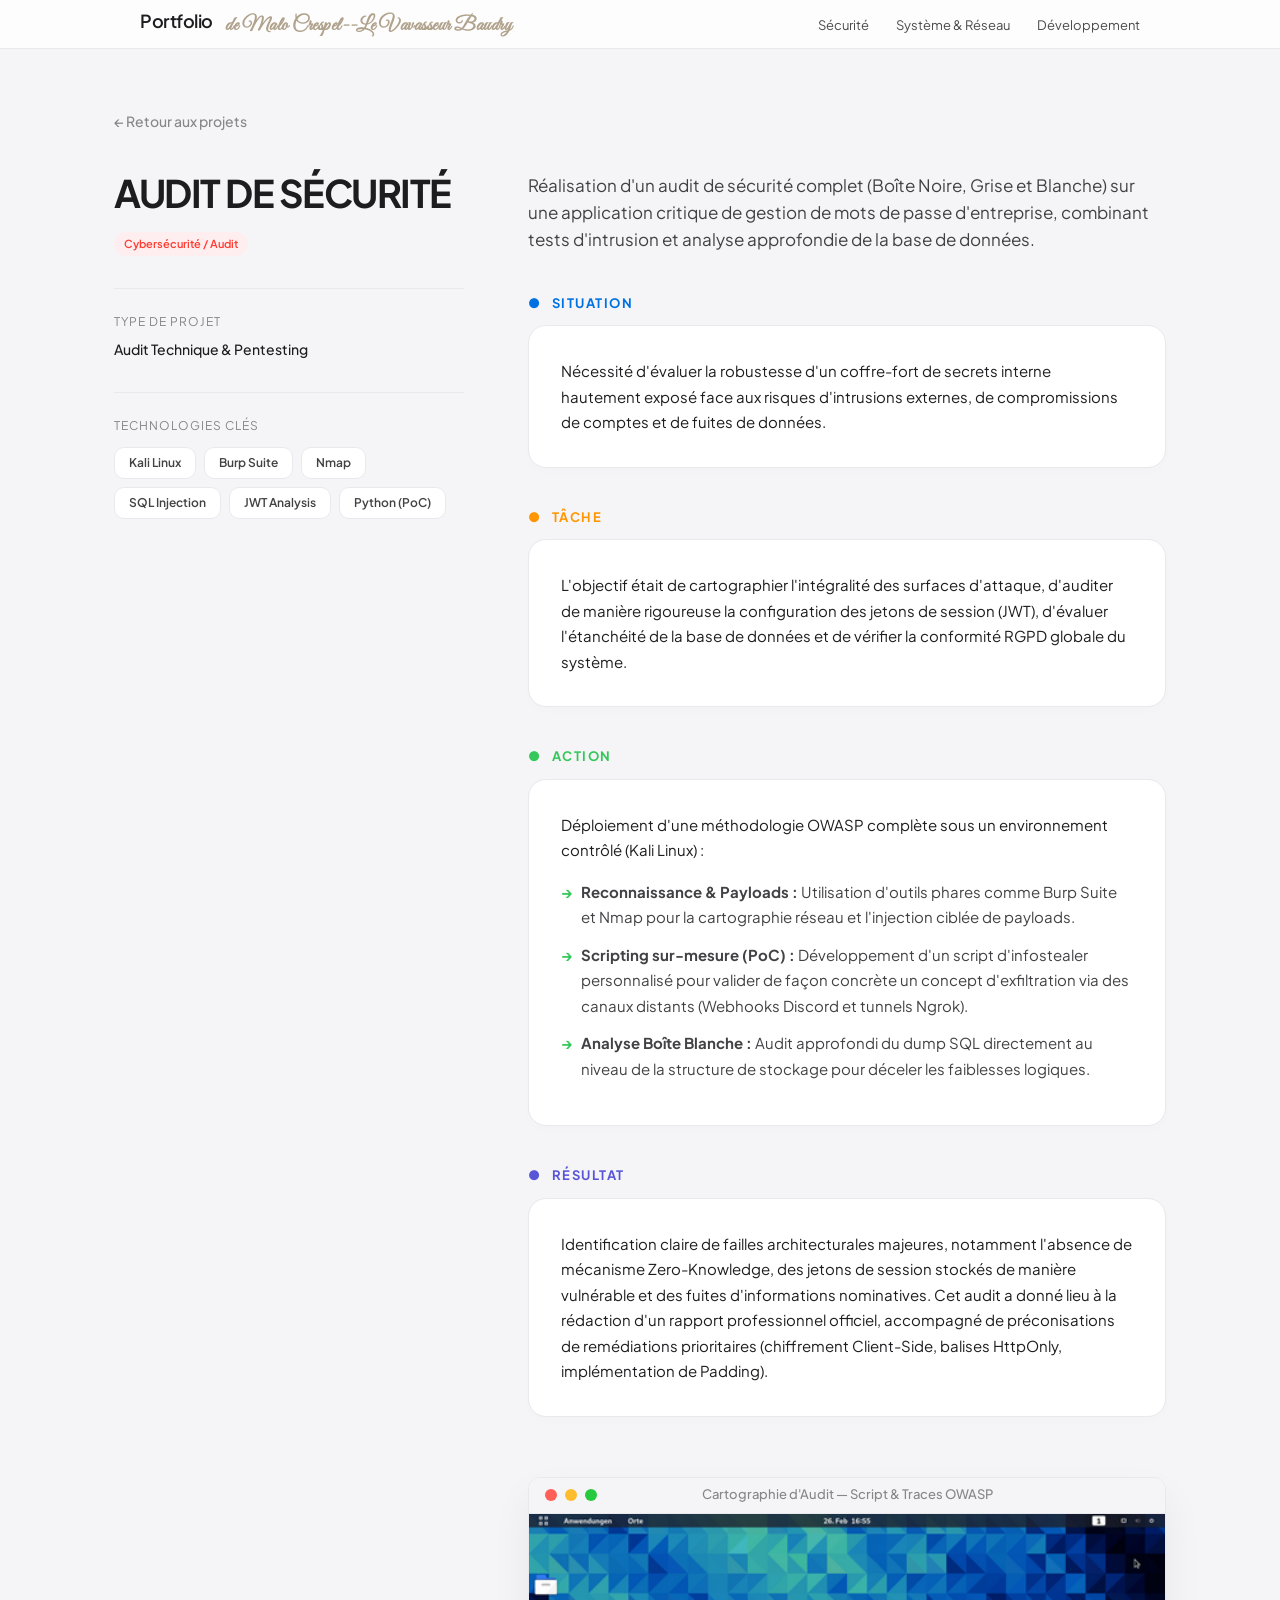
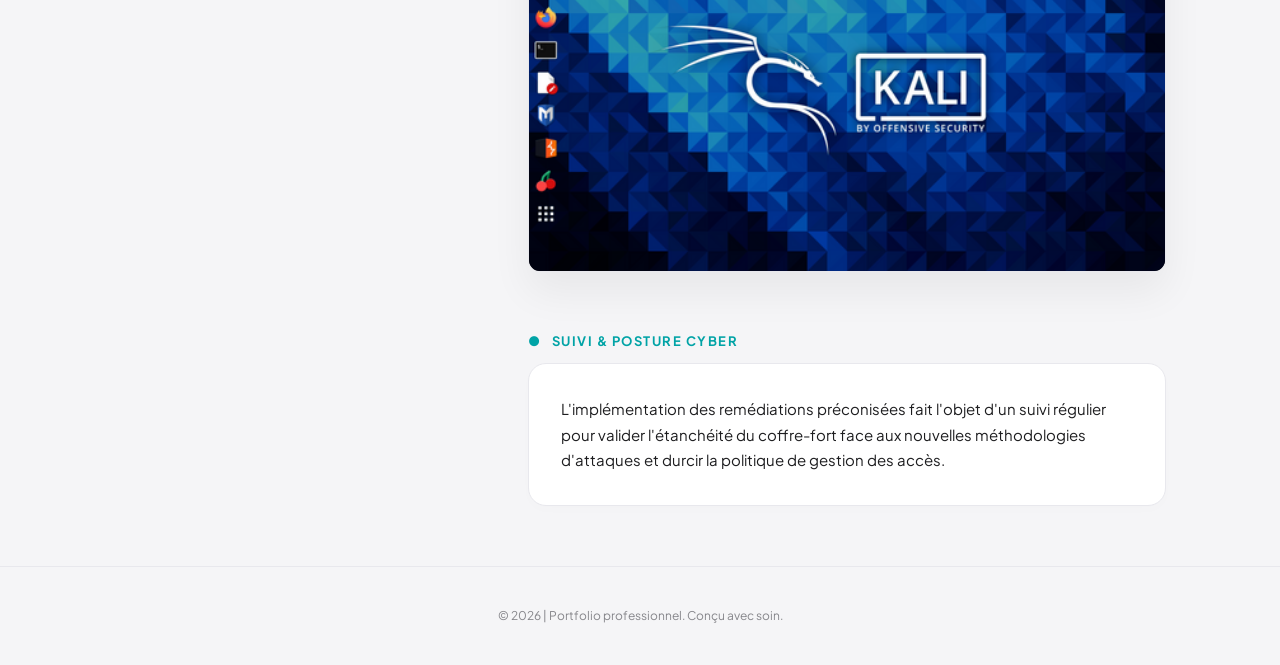
<file: html/audit.html>
<!DOCTYPE html>
<html lang="fr">
<head>
    <meta charset="UTF-8">
    <meta name="viewport" content="width=device-width, initial-scale=1.0">
    <title>Audit de Sécurité // Étude de Cas</title>
    <link rel="stylesheet" href="../css/style.css">
    <link rel="stylesheet" href="../css/project-sheets.css">
    <link href="https://fonts.googleapis.com/css2?family=Plus+Jakarta+Sans:wght@400;500;600;700&family=Great+Vibes&display=swap" rel="stylesheet">
</head>
<body>

    <nav class="apple-nav">
        <div class="nav-container">
            <span class="nav-logo">
                Portfolio <span class="nav-author">de Malo Crespel--Le Vavasseur Baudry</span>
            </span>
            <div class="nav-links">
                <a href="../index.html#projets-cyber">Sécurité</a>
                <a href="../index.html#projets-sysadmin">Système & Réseau</a>
                <a href="../index.html#projets-dev">Développement</a>
            </div>
        </div>
    </nav>

    <main class="project-container">
        <a href="../index.html" class="back-link">← Retour aux projets</a>

        <div class="project-layout">
            
            <aside class="project-sidebar">
                <h1 class="project-main-title">AUDIT DE SÉCURITÉ</h1>
                <span class="badge badge-cyber">Cybersécurité / Audit</span>
                
                <div class="sidebar-meta">
                    <span class="meta-label">Type de Projet</span>
                    <p style="font-size: 14px; color: #1d1d1f; font-weight: 500;">Audit Technique & Pentesting</p>
                </div>

                <div class="sidebar-meta">
                    <span class="meta-label">Technologies Clés</span>
                    <ul class="tech-list">
                        <li class="tech-item">Kali Linux</li>
                        <li class="tech-item">Burp Suite</li>
                        <li class="tech-item">Nmap</li>
                        <li class="tech-item">SQL Injection</li>
                        <li class="tech-item">JWT Analysis</li>
                        <li class="tech-item">Python (PoC)</li>
                    </ul>
                </div>
            </aside>

            <div class="project-content">
                
                <div class="brief-box">
                    Réalisation d'un audit de sécurité complet (Boîte Noire, Grise et Blanche) sur une application critique de gestion de mots de passe d'entreprise, combinant tests d'intrusion et analyse approfondie de la base de données.
                </div>

                <section class="star-section">
                    <div class="star-heading situation">
                        <span>●</span> Situation
                    </div>
                    <div class="star-text-block">
                        Nécessité d'évaluer la robustesse d'un coffre-fort de secrets interne hautement exposé face aux risques d'intrusions externes, de compromissions de comptes et de fuites de données.
                    </div>
                </section>

                <section class="star-section">
                    <div class="star-heading tache">
                        <span>●</span> Tâche
                    </div>
                    <div class="star-text-block">
                        L'objectif était de cartographier l'intégralité des surfaces d'attaque, d'auditer de manière rigoureuse la configuration des jetons de session (JWT), d'évaluer l'étanchéité de la base de données et de vérifier la conformité RGPD globale du système.
                    </div>
                </section>

                <section class="star-section">
                    <div class="star-heading action">
                        <span>●</span> Action
                    </div>
                    <div class="star-text-block">
                        Déploiement d'une méthodologie OWASP complète sous un environnement contrôlé (Kali Linux) :
                        <ul>
                            <li><strong>Reconnaissance & Payloads :</strong> Utilisation d'outils phares comme Burp Suite et Nmap pour la cartographie réseau et l'injection ciblée de payloads.</li>
                            <li><strong>Scripting sur-mesure (PoC) :</strong> Développement d'un script d'infostealer personnalisé pour valider de façon concrète un concept d'exfiltration via des canaux distants (Webhooks Discord et tunnels Ngrok).</li>
                            <li><strong>Analyse Boîte Blanche :</strong> Audit approfondi du dump SQL directement au niveau de la structure de stockage pour déceler les faiblesses logiques.</li>
                        </ul>
                    </div>
                </section>

                <section class="star-section">
                    <div class="star-heading resultat">
                        <span>●</span> Résultat
                    </div>
                    <div class="star-text-block">
                        Identification claire de failles architecturales majeures, notamment l'absence de mécanisme Zero-Knowledge, des jetons de session stockés de manière vulnérable et des fuites d'informations nominatives. Cet audit a donné lieu à la rédaction d'un rapport professionnel officiel, accompagné de préconisations de remédiations prioritaires (chiffrement Client-Side, balises HttpOnly, implémentation de Padding).
                    </div>
                </section>

                <div class="video-window-container">
                    <div class="window-header">
                        <div class="window-dots">
                            <span class="dot dot-close"></span>
                            <span class="dot dot-minimize"></span>
                            <span class="dot dot-expand"></span>
                        </div>
                        <div class="window-title">Cartographie d'Audit — Script & Traces OWASP</div>
                    </div>
                    <div class="window-content">
                        <img src="../images/kali.png" alt="Rendu de l'audit technique" class="case-study-video">
                    </div>
                </div>

                <section class="star-section">
                    <div class="star-heading roadmap">
                        <span>●</span> Suivi & Posture Cyber
                    </div>
                    <div class="star-text-block">
                        L'implémentation des remédiations préconisées fait l'objet d'un suivi régulier pour valider l'étanchéité du coffre-fort face aux nouvelles méthodologies d'attaques et durcir la politique de gestion des accès.
                    </div>
                </section>

            </div>
        </div>
    </main>

    <footer class="apple-footer">
        <div class="container">
            <p>© 2026 | Portfolio professionnel. Conçu avec soin.</p>
        </div>
    </footer>

</body>
</html>
</file>
<file: css/style.css>
/* --- Variables de couleurs et polices style Apple --- */
:root {
    --apple-font: -apple-system, BlinkMacSystemFont, "Segoe UI", Roboto, Helvetica, Arial, sans-serif;
    --bg-color: #f5f5f7;
    --text-color: #1d1d1f;
    --text-muted: #86868b;
    --card-bg: #ffffff;
    --accent-color: #0071e3; /* Bleu Apple */
    --border-color: #e8e8ed;
}

/* --- Reset et Base --- */
* {
    margin: 0;
    padding: 0;
    box-sizing: border-box;
}

html {
    scroll-behavior: smooth;
    background-color: var(--bg-color);
    font-family: var(--apple-font);
    color: var(--text-color);
    line-height: 1.5;
}

.container {
    max-width: 1280px;
    margin: 0 auto;
    padding: 0 20px;
}

/* --- Barre de navigation --- */
.apple-nav {
    position: sticky;
    top: 0;
    background: rgba(255, 255, 255, 0.8);
    backdrop-filter: blur(20px);
    -webkit-backdrop-filter: blur(20px);
    border-bottom: 1px solid var(--border-color);
    z-index: 100;
}

.nav-container {
    max-width: 1040px;
    margin: 0 auto;
    height: 48px;
    display: flex;
    justify-content: space-between;
    align-items: center;
    padding: 0 20px;
}

.nav-logo {
    font-weight: 600;
    font-size: 18px;
    letter-spacing: -0.5px;
}

.nav-links a {
    color: var(--text-color);
    text-decoration: none;
    font-size: 13px;
    margin-left: 24px;
    opacity: 0.8;
    transition: opacity 0.2s;
}

.nav-links a:hover {
    opacity: 1;
    color: var(--accent-color);
}

/* --- Section RH / Hero --- */
.hero-section {
    padding: 80px 0 60px 0;
    text-align: center;
    background-color: #ffffff;
    border-bottom: 1px solid var(--border-color);
}

.hero-subtitle {
    font-size: 14px;
    font-weight: 600;
    text-transform: uppercase;
    letter-spacing: 1px;
    color: var(--text-muted);
    display: block;
    margin-bottom: 10px;
}

.hero-title {
    font-size: 40px;
    font-weight: 700;
    letter-spacing: -1px;
    line-height: 1.1;
    max-width: 700px;
    margin: 0 auto 24px auto;
}

.hero-description {
    font-size: 18px;
    color: var(--text-muted);
    max-width: 750px;
    margin: 0 auto;
}

/* --- Catégories et Grille --- */
.category-section {
    padding: 60px 0 20px 0;
}

.category-title {
    font-size: 26px;
    font-weight: 700;
    letter-spacing: -0.5px;
    margin-bottom: 24px;
}

.projects-grid {
    display: grid;
    grid-template-columns: repeat(2, 1fr); /* Force une grille propre à 2 colonnes */
    gap: 24px;
}

/* --- Cartes des Projets (Style Apple Card) --- */
.project-card {
    background-color: var(--card-bg);
    border-radius: 18px;
    padding: 28px;
    border: 1px solid var(--border-color);
    box-shadow: 0 4px 6px rgba(0, 0, 0, 0.02);
    transition: transform 0.3s ease, box-shadow 0.3s ease;
}

/* Le deuxième style : prend la place de 2 cartes */
.project-card-link.featured {
    grid-column: span 2;
}

.project-card-link.featured .project-card {
    background: linear-gradient(145deg, var(--card-bg), rgba(0, 113, 227, 0.01));
    border: 1px solid rgba(0, 113, 227, 0.15);
    padding: 56px; /* Espace interne géant style Apple Store Card */
    margin-bottom: 20px; /* Isole visuellement la carte du reste de la grille */
    min-height: 420px; /* Donne une vraie carrure à la case */
}

/* Organisation interne asymétrique */
.project-body-layout {
    display: grid;
    grid-template-columns: 1.2fr 0.8fr; /* La colonne de gauche est plus large */
    gap: 48px; /* Énorme espace entre le texte et l'image */
    margin-top: 24px;
    align-items: center;
}

.project-body-left h3 {
    font-size: 28px; /* Titre massif */
    font-weight: 700;
    letter-spacing: -0.8px;
    margin-top: 0 !important;
    margin-bottom: 20px !important;
    line-height: 1.2;
}

.project-story {
    font-size: 15px;
    color: #515154;
    line-height: 1.7; /* Interlignage aéré style Apple Editorial */
}

/* Zone de l'image animée */
.project-visual-right {
    display: flex;
    justify-content: center;
    align-items: center;
    width: 100%;
}

.project-animation {
    width: 100%;
    max-height: 320px; /* L'affichage de ton interface prend plus de place */
    object-fit: cubic-bezier(0.25, 1, 0.5, 1);
    border-radius: 14px;
    border: 1px solid var(--border-color);
    box-shadow: 0 12px 36px rgba(0, 0, 0, 0.06); /* Ombre plus diffuse et haut de gamme */
    background-color: #f5f5f7;
}

.project-body-layout {
    display: grid;
    grid-template-columns: 1.2fr 0.8fr;
    gap: 48px;
    margin-top: 32px; /* Plus d'espace sous le header de la carte */
    align-items: center;
}

/* --- Méthode STAR stylisée --- */
.star-method {
    border-top: 1px solid var(--border-color);
    padding-top: 14px;
    font-size: 13px;
}

.star-method p {
    margin-bottom: 6px;
    color: #424245;
}

.star-method strong {
    color: var(--text-color);
    font-weight: 600;
}

/* --- Badges de catégorie --- */
.badge {
    display: inline-block;
    padding: 4px 10px;
    border-radius: 12px;
    font-size: 11px;
    font-weight: 600;
}

.badge-cyber { background-color: #ffeef0; color: #ff3b30; }
.badge-sys { background-color: #e3f2fd; color: #0071e3; }
.badge-dev { background-color: #e8f5e9; color: #34c759; }

/* --- Footer --- */
.apple-footer {
    padding: 40px 0;
    text-align: center;
    font-size: 12px;
    color: var(--text-muted);
    border-top: 1px solid var(--border-color);
    margin-top: 60px;
}

/* --- Responsive pour mobiles --- */
@media (max-width: 768px) {
    .hero-title { font-size: 28px; }
    .hero-description { font-size: 16px; }
    .projects-grid { grid-template-columns: 1fr; }
    .project-card-link.featured { grid-column: span 1; }
    
    /* Bascule le layout interne en une seule colonne sur mobile */
    .project-body-layout {
        grid-template-columns: 1fr;
        gap: 24px;
    }
}

.nav-logo {
    font-weight: 600;
    font-size: 18px;
    letter-spacing: -0.5px;
}

/* Le style calligraphie à boucles en gris clair */
.nav-author {
    font-family: 'Great Vibes', cursive;
    font-size: 20px;
    color: #b0a28c;       
    margin-left: 10px;    
    vertical-align: -2px; 
    letter-spacing: 0.5px; 
}

/* --- Styles pour les cartes cliquables (Storytelling) --- */
.project-card-link {
    text-decoration: none;
    color: inherit;
    display: block;
}

.project-header {
    display: flex;
    justify-content: space-between;
    align-items: center;
}

.read-more-btn {
    font-size: 12px;
    font-weight: 500;
    color: var(--accent-color);
    opacity: 0;
    transition: opacity 0.3s ease, transform 0.3s ease;
    transform: translateX(-5px);
}

/* Animation : quand on survole la carte, le bouton Apple apparaît et glisse */
.project-card:hover .read-more-btn {
    opacity: 1;
    transform: translateX(0);
}

.project-story {
    font-size: 14px;
    color: #424245;
    margin-top: 14px;
    line-height: 1.6;
}

.project-story strong {
    color: var(--text-color);
}


/* --- Flexibilité des layouts (Image à gauche / Texte à droite) --- */

/* Quand la carte a la classe .inverse, on inverse l'ordre des colonnes de la grille */
.project-card-link.featured.inverse .project-body-layout {
    grid-template-columns: 0.8fr 1.2fr; /* L'image prend 0.8 et le texte prend 1.2 à droite */
}

/* On change l'ordre d'affichage visuel des colonnes */
.project-card-link.featured.inverse .project-visual-left {
    grid-column: 1; /* Force l'image dans la première colonne (gauche) */
}

.project-card-link.featured.inverse .project-body-left {
    grid-column: 2; /* Force le texte dans la deuxième colonne (droite) */
}

/* --- Structure de l'histoire (Listes minimalistes sous forme de grille) --- */
.project-story-grid {
    display: flex;
    flex-direction: column;
    gap: 16px;
    margin-top: 20px;
}

.story-item {
    display: flex;
    align-items: flex-start;
    gap: 12px;
}

.story-icon {
    font-size: 16px;
    margin-top: 2px;
}

.story-item p {
    font-size: 14.5px;
    color: #424245;
    line-height: 1.6;
    margin: 0 !important;
}

.story-item strong {
    color: var(--text-color);
    font-weight: 600;
}

/* --- Ajustement du responsive mobile pour l'inversion --- */
@media (max-width: 768px) {
    .project-card-link.featured.inverse .project-body-layout {
        grid-template-columns: 1fr !important; /* Repasse sur une colonne sur mobile */
    }
    
    .project-card-link.featured.inverse .project-body-left {
        grid-column: 1; /* Remet le texte en premier sur mobile */
    }
    
    .project-card-link.featured.inverse .project-visual-left {
        grid-column: 1;
        grid-row: 2; /* Glisse l'image sous le texte sur mobile pour l'ergonomie */
    }
}


.lab-card {
    background: transparent !important;
    border: 2px dashed var(--border-color) !important;
    box-shadow: none !important;
    display: flex;
    flex-direction: column;
    justify-content: space-between;
}
.lab-content h3 {
    font-size: 20px;
    font-weight: 600;
    color: var(--text-muted);
    margin-top: 14px;
    margin-bottom: 10px;
}
.lab-content p {
    font-size: 13.5px;
    color: var(--text-muted);
    line-height: 1.5;
}
.pulsing-dot-container {
    font-size: 12px;
    color: var(--text-muted);
    display: flex;
    align-items: center;
    gap: 8px;
    margin-top: 20px;
}
.pulsing-dot {
    width: 8px;
    height: 8px;
    background-color: #34c759;
    border-radius: 50%;
    display: inline-block;
    box-shadow: 0 0 0 0 rgba(52, 199, 89, 0.4);
    animation: pulse 2s infinite;
}
@keyframes pulse {
    0% { transform: scale(0.95); box-shadow: 0 0 0 0 rgba(52, 199, 89, 0.7); }
    70% { transform: scale(1); box-shadow: 0 0 0 6px rgba(52, 199, 89, 0); }
    100% { transform: scale(0.95); box-shadow: 0 0 0 0 rgba(52, 199, 89, 0); }
}
</file>
<file: css/project-sheets.css>
/* ==========================================================================
   CSS Partagé : Études de Cas & Fiches Projets (Style Apple Store Layout)
   ========================================================================== */

/* --- Thème Global & Typographie --- */
body {
    background-color: #f5f5f7 !important; /* Gris neutre Apple */
    color: #1d1d1f !important;
    font-family: 'Plus Jakarta Sans', -apple-system, sans-serif;
}

/* Alignement de la barre de navigation */
.apple-nav {
    background: rgba(255, 255, 255, 0.8) !important;
    border-bottom: 1px solid #e8e8ed !important;
}

/* --- Conteneur Principal --- */
.project-container {
    max-width: 1100px;
    margin: 60px auto;
    padding: 0 24px;
}

/* Bouton Retour Historique */
.back-link {
    display: inline-flex;
    align-items: center;
    color: #86868b;
    text-decoration: none;
    font-size: 14px;
    font-weight: 500;
    margin-bottom: 40px;
    transition: color 0.2s, transform 0.2s;
}

.back-link:hover {
    color: #0071e3; /* Bleu signature */
    transform: translateX(-4px);
}

/* --- Layout Principal Asymétrique (Desktop) --- */
.project-layout {
    display: grid;
    grid-template-columns: 350px 1fr;
    gap: 64px;
    align-items: start;
}

/* Colonne Informations Gauche Sticky */
.project-sidebar {
    position: sticky;
    top: 100px;
}

.project-main-title {
    font-size: 38px;
    font-weight: 700;
    letter-spacing: -1.5px;
    line-height: 1.1;
    margin-bottom: 16px;
    color: #1d1d1f;
}

.sidebar-meta {
    margin-top: 32px;
    border-top: 1px solid #e8e8ed;
    padding-top: 24px;
}

.meta-label {
    font-size: 12px;
    text-transform: uppercase;
    letter-spacing: 1px;
    color: #86868b;
    margin-bottom: 8px;
    display: block;
}

/* Colonne Contenu Droite */
.project-content {
    display: flex;
    flex-direction: column;
    gap: 40px;
}

.brief-box {
    font-size: 17px;
    line-height: 1.6;
    color: #424245;
}

/* --- Encadré Alerte Éthique / Disclaimer (Optionnel) --- */
.disclaimer-box {
    background-color: #fff3f2;
    border: 1px solid #ffccd0;
    border-radius: 14px;
    padding: 20px 24px;
    font-size: 14px;
    line-height: 1.6;
    color: #d9381e;
    display: flex;
    align-items: flex-start;
    gap: 14px;
}

.disclaimer-icon {
    font-size: 20px;
    line-height: 1;
}

/* --- Cartes de la Méthode STAR --- */
.star-section {
    display: flex;
    flex-direction: column;
    gap: 12px;
}

.star-heading {
    font-size: 13px;
    font-weight: 700;
    text-transform: uppercase;
    letter-spacing: 1.5px;
    display: flex;
    align-items: center;
    gap: 10px;
}

/* Couleurs thématiques distinctes par étape */
.star-heading.situation { color: #0071e3; }
.star-heading.tache     { color: #ff9500; }
.star-heading.action    { color: #34c759; }
.star-heading.resultat  { color: #5856d6; }
.star-heading.roadmap   { color: #00a3a6; }

.star-text-block {
    background-color: #ffffff;
    border: 1px solid #e8e8ed;
    border-radius: 18px;
    padding: 32px;
    font-size: 15px;
    line-height: 1.7;
    color: #1d1d1f;
    box-shadow: 0 4px 12px rgba(0, 0, 0, 0.01);
}

/* Gestion des listes à puces à flèches */
.star-text-block ul {
    list-style: none;
    padding: 0;
    margin-top: 16px;
}

.star-text-block li {
    margin-bottom: 12px;
    padding-left: 20px;
    position: relative;
    color: #424245;
}

.star-text-block li::before {
    content: "→";
    position: absolute;
    left: 0;
    color: #34c759; /* Vert par défaut pour les flèches */
    font-weight: bold;
}

/* --- Badges de technologies (Sidebar) --- */
.tech-list {
    display: flex;
    flex-wrap: wrap;
    gap: 8px;
    list-style: none;
    padding: 0;
    margin-top: 12px;
}

.tech-item {
    background-color: #ffffff;
    padding: 6px 14px;
    border-radius: 10px;
    font-size: 12px;
    font-weight: 600;
    color: #424245;
    border: 1px solid #e8e8ed;
}

/* --- Fenêtre logicielle macOS Universelle --- */
.video-window-container {
    background-color: #ffffff;
    border: 1px solid #e8e8ed;
    border-radius: 12px;
    box-shadow: 0 20px 40px rgba(0, 0, 0, 0.06);
    overflow: hidden;
    margin: 20px 0;
    width: 100%;
}

.window-header {
    background-color: #f5f5f7;
    height: 36px;
    display: flex;
    align-items: center;
    padding: 0 16px;
    position: relative;
    border-bottom: 1px solid #e8e8ed;
}

.window-dots {
    display: flex;
    gap: 8px;
    position: absolute;
    left: 16px;
}

.dot {
    width: 12px;
    height: 12px;
    border-radius: 50%;
    display: inline-block;
}
.dot-close    { background-color: #ff5f56; }
.dot-minimize { background-color: #ffbd2e; }
.dot-expand   { background-color: #27c93f; }

.window-title {
    width: 100%;
    text-align: center;
    font-size: 13px;
    color: #86868b;
    font-weight: 500;
}

.window-content {
    background-color: #1c1c1e; /* Fond sombre pour les vidéos/images */
    display: flex;
    justify-content: center;
    align-items: center;
}

.case-study-video, .case-study-image {
    width: 100%;
    height: auto;
    display: block;
    object-fit: contain;
}

/* --- Responsive Adaptatif Mobile --- */
@media (max-width: 850px) {
    .project-layout {
        grid-template-columns: 1fr;
        gap: 40px;
    }
    .project-sidebar {
        position: relative;
        top: 0;
    }
}
</file>
